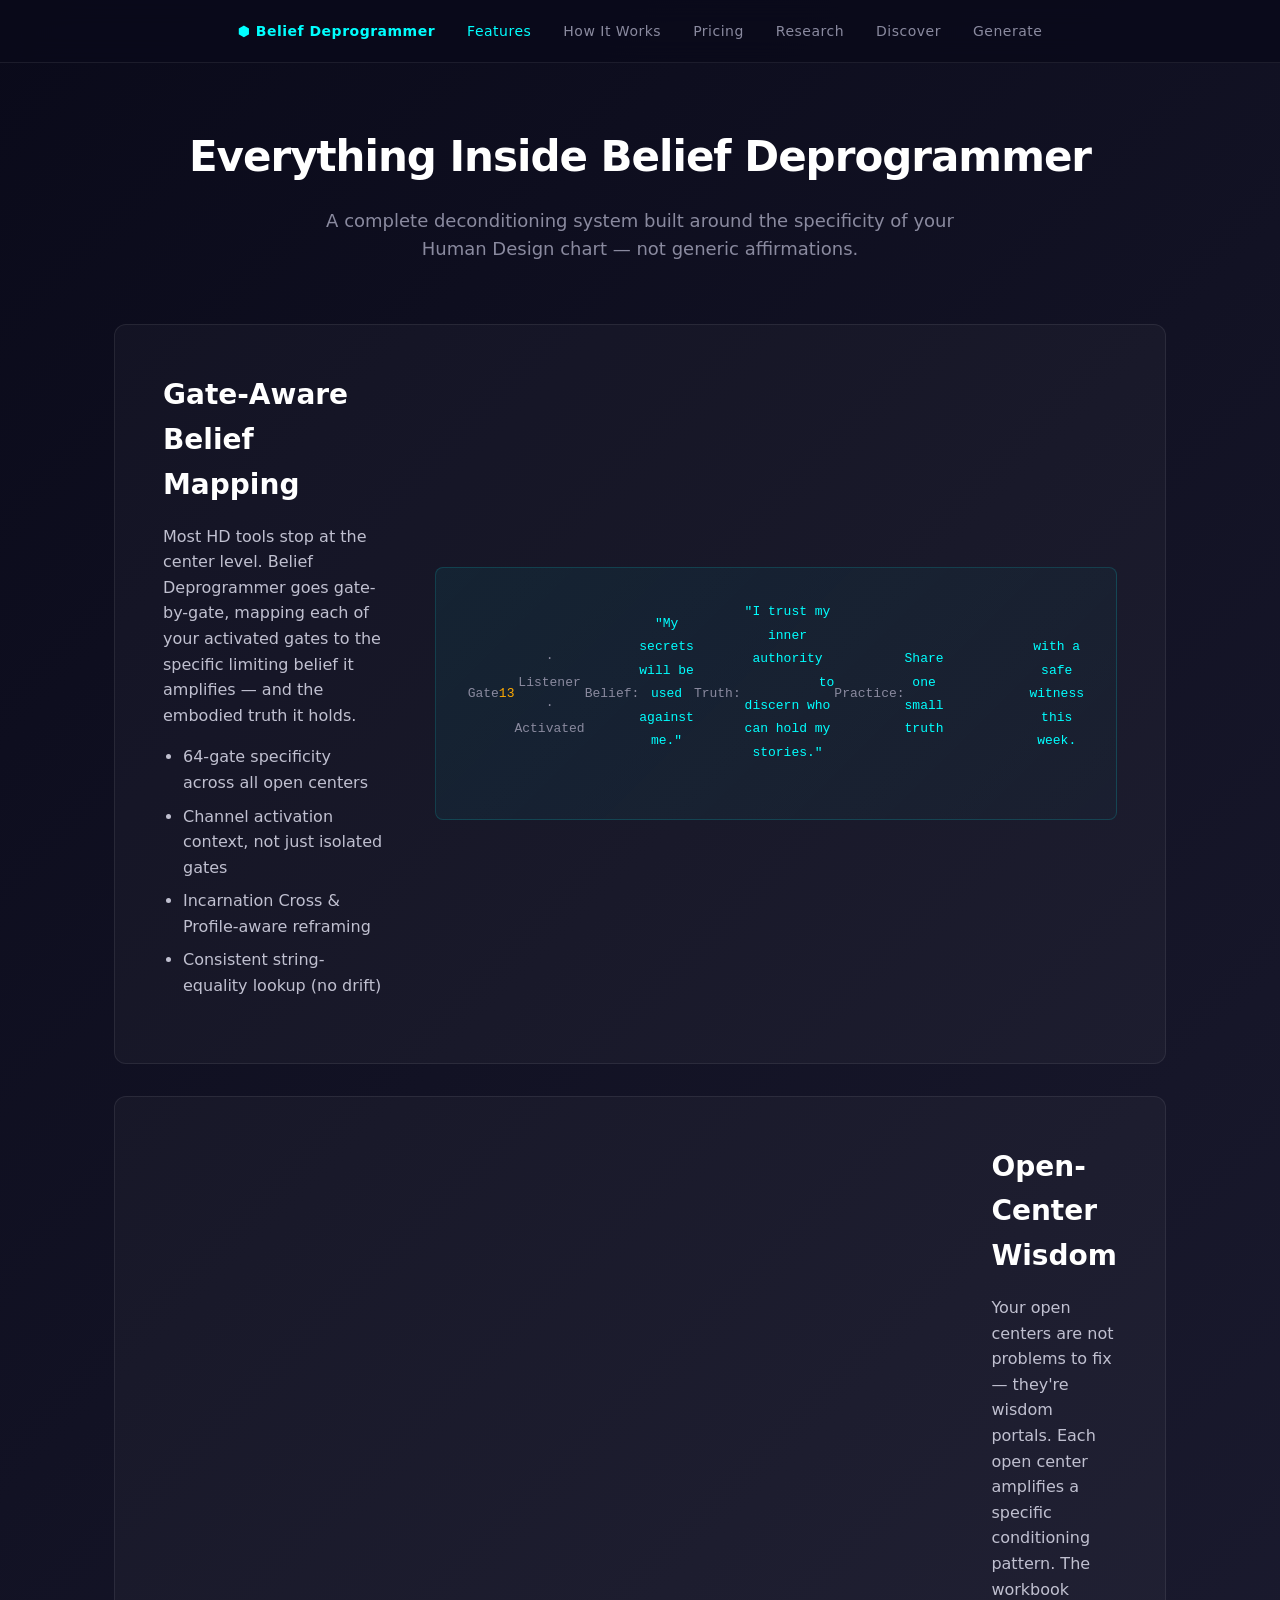
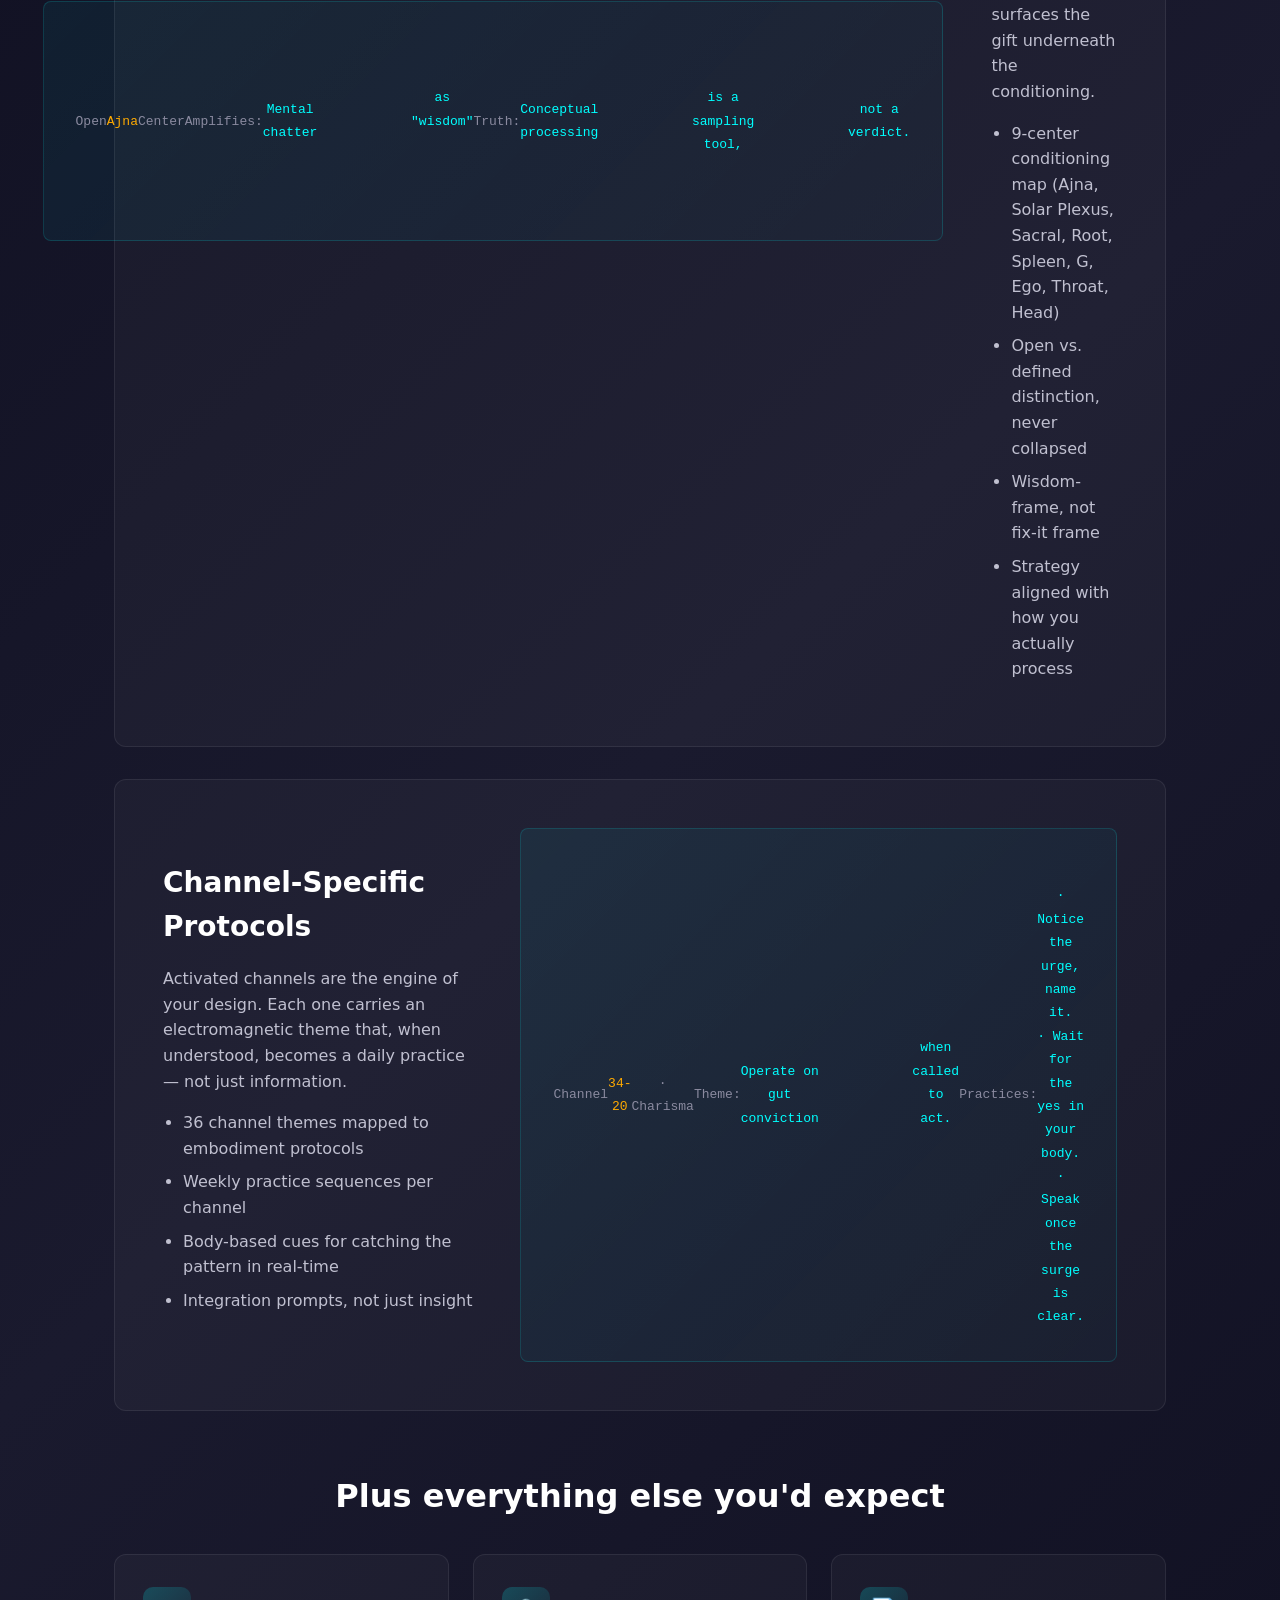
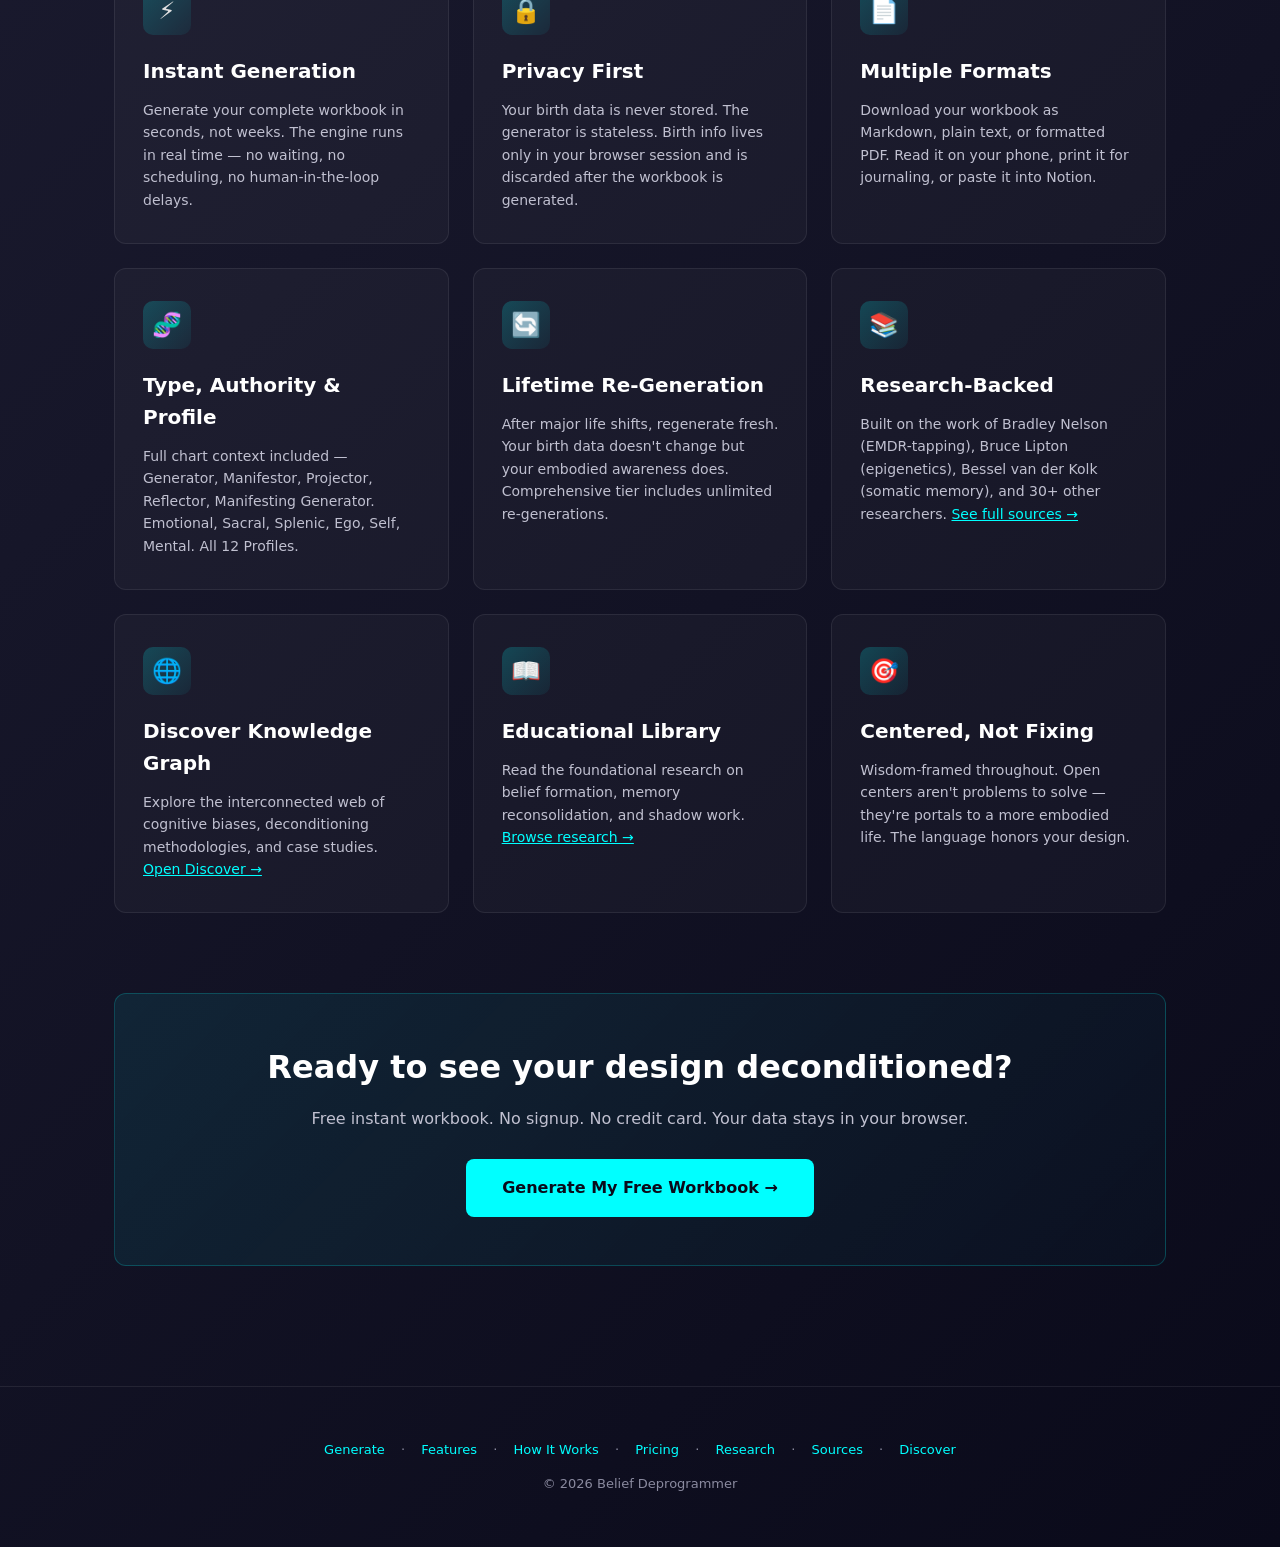
<file: landing/features.html>
<!DOCTYPE html>
<html lang="en">
<head>
<meta charset="UTF-8">
<meta name="viewport" content="width=device-width, initial-scale=1.0">
<title>Features — Belief Deprogrammer | Personalized HD Deconditioning</title>
<meta name="description" content="Discover the features that make Belief Deprogrammer unique: gate-aware belief mapping, open-center analysis, channel activations, and embodiment protocols — all personalized to your Human Design chart.">
<meta name="keywords" content="belief deprogramming features, human design analysis, gate-aware, open centers, bodygraph, shadow work tools">
<meta property="og:title" content="Features — Belief Deprogrammer">
<meta property="og:description" content="Gate-aware belief mapping. Open-center analysis. Channel-specific protocols. All personalized to your chart.">
<meta property="og:type" content="website">
<meta property="og:url" content="https://master.belief-deprogrammer.pages.dev/features.html">
<link rel="canonical" href="https://master.belief-deprogrammer.pages.dev/features.html">
<meta name="twitter:card" content="summary_large_image">
<style>
  * { box-sizing: border-box; }
  body {
    margin: 0; padding: 0;
    background: linear-gradient(135deg, #0a0a1a 0%, #1a1a2e 50%, #0a0a1a 100%);
    color: #e0e0e0;
    font-family: system-ui, -apple-system, sans-serif;
    min-height: 100vh;
    line-height: 1.6;
  }
  nav {
    padding: 20px 32px;
    display: flex; gap: 32px; justify-content: center;
    border-bottom: 1px solid rgba(255,255,255,0.08);
    background: rgba(10,10,26,0.85);
    backdrop-filter: blur(12px);
    position: sticky; top: 0; z-index: 100;
  }
  nav a {
    color: #8a8a9f; text-decoration: none; font-size: 14px;
    font-weight: 500; letter-spacing: 0.5px;
    transition: color 0.2s;
  }
  nav a:hover, nav a.active { color: #00ffff; }
  nav .brand { color: #00ffff; font-weight: 600; }

  .container { max-width: 1100px; margin: 0 auto; padding: 60px 24px; }
  h1 {
    font-size: 42px; font-weight: 700; color: #ffffff;
    text-align: center; margin: 0 0 16px 0; letter-spacing: -1px;
  }
  .subtitle {
    text-align: center; color: #8a8a9f;
    font-size: 18px; max-width: 640px; margin: 0 auto 60px;
  }

  .features-grid {
    display: grid;
    grid-template-columns: repeat(auto-fit, minmax(320px, 1fr));
    gap: 24px;
    margin-bottom: 80px;
  }
  .feature {
    background: rgba(255,255,255,0.03);
    border: 1px solid rgba(255,255,255,0.08);
    border-radius: 12px;
    padding: 32px 28px;
    transition: border-color 0.2s, transform 0.2s;
  }
  .feature:hover { border-color: rgba(0,255,255,0.3); transform: translateY(-2px); }
  .feature-icon {
    width: 48px; height: 48px;
    background: linear-gradient(135deg, rgba(0,255,255,0.2), rgba(0,255,255,0.05));
    border-radius: 10px;
    display: flex; align-items: center; justify-content: center;
    font-size: 24px;
    margin-bottom: 20px;
  }
  .feature h3 {
    color: #ffffff; font-size: 20px; margin: 0 0 12px 0;
  }
  .feature p {
    color: #c0c0d0; font-size: 14px; margin: 0;
  }

  .big-feature {
    background: rgba(255,255,255,0.03);
    border: 1px solid rgba(255,255,255,0.08);
    border-radius: 12px;
    padding: 48px;
    margin-bottom: 32px;
    display: grid;
    grid-template-columns: 1fr 1fr;
    gap: 48px;
    align-items: center;
  }
  .big-feature.reverse { direction: rtl; }
  .big-feature.reverse > * { direction: ltr; }
  .big-feature h2 {
    color: #ffffff; font-size: 28px; margin: 0 0 16px 0;
  }
  .big-feature p {
    color: #c0c0d0; font-size: 16px; margin: 0 0 16px 0;
  }
  .big-feature ul {
    color: #c0c0d0; padding-left: 20px;
  }
  .big-feature li { margin-bottom: 8px; }
  .visual {
    background: linear-gradient(135deg, rgba(0,255,255,0.06), rgba(0,255,255,0.02));
    border: 1px solid rgba(0,255,255,0.15);
    border-radius: 8px;
    padding: 32px;
    font-family: 'JetBrains Mono', monospace;
    font-size: 13px;
    color: #00ffff;
    min-height: 240px;
    display: flex; align-items: center; justify-content: center;
    text-align: center;
    line-height: 1.8;
  }
  .visual .accent { color: #ffaa00; }
  .visual .dim { color: #8a8a9f; }

  .cta-section {
    background: linear-gradient(135deg, rgba(0,255,255,0.08), rgba(0,255,255,0.02));
    border: 1px solid rgba(0,255,255,0.2);
    border-radius: 12px;
    padding: 48px;
    text-align: center;
    margin: 60px 0;
  }
  .cta-section h2 { color: #ffffff; margin: 0 0 12px; font-size: 32px; }
  .cta-section p { color: #c0c0d0; margin: 0 0 28px; font-size: 16px; }
  .cta-btn {
    display: inline-block;
    padding: 16px 36px;
    background: #00ffff; color: #0a0a1a;
    border-radius: 8px;
    font-size: 16px; font-weight: 600;
    text-decoration: none;
    transition: background 0.2s;
  }
  .cta-btn:hover { background: #00dddd; }

  footer {
    text-align: center; padding: 40px 20px;
    border-top: 1px solid rgba(255,255,255,0.08);
    color: #8a8a9f; font-size: 13px;
  }
  footer a { color: #00ffff; text-decoration: none; margin: 0 12px; }

  @media (max-width: 768px) {
    .big-feature { grid-template-columns: 1fr; gap: 24px; padding: 28px; }
    .big-feature.reverse { direction: ltr; }
    h1 { font-size: 32px; }
    nav { gap: 16px; padding: 16px; flex-wrap: wrap; }
    nav a { font-size: 12px; }
  }
</style>
</head>
<body>
<nav>
  <a href="/" class="brand">⬢ Belief Deprogrammer</a>
  <a href="/features.html" class="active">Features</a>
  <a href="/how-it-works.html">How It Works</a>
  <a href="/pricing.html">Pricing</a>
  <a href="/research.html">Research</a>
  <a href="/discover.html">Discover</a>
  <a href="/">Generate</a>
</nav>

<div class="container">
  <h1>Everything Inside Belief Deprogrammer</h1>
  <p class="subtitle">A complete deconditioning system built around the specificity of your Human Design chart — not generic affirmations.</p>

  <!-- Big Features -->
  <div class="big-feature">
    <div>
      <h2>Gate-Aware Belief Mapping</h2>
      <p>Most HD tools stop at the center level. Belief Deprogrammer goes gate-by-gate, mapping each of your activated gates to the specific limiting belief it amplifies — and the embodied truth it holds.</p>
      <ul>
        <li>64-gate specificity across all open centers</li>
        <li>Channel activation context, not just isolated gates</li>
        <li>Incarnation Cross &amp; Profile-aware reframing</li>
        <li>Consistent string-equality lookup (no drift)</li>
      </ul>
    </div>
    <div class="visual">
      <span class="dim">Gate</span> <span class="accent">13</span> <span class="dim">· Listener · Activated</span><br><br>
      <span class="dim">Belief:</span> "My secrets will be used against me."<br><br>
      <span class="dim">Truth:</span> "I trust my inner authority<br>
      &nbsp;&nbsp;&nbsp;&nbsp;&nbsp;&nbsp;&nbsp;&nbsp;&nbsp;&nbsp;to discern who can hold my stories."<br><br>
      <span class="dim">Practice:</span> Share one small truth<br>
      <span class="dim">&nbsp;&nbsp;&nbsp;&nbsp;&nbsp;&nbsp;&nbsp;&nbsp;&nbsp;&nbsp;&nbsp;</span> with a safe witness this week.
    </div>
  </div>

  <div class="big-feature reverse">
    <div>
      <h2>Open-Center Wisdom</h2>
      <p>Your open centers are not problems to fix — they're wisdom portals. Each open center amplifies a specific conditioning pattern. The workbook surfaces the gift underneath the conditioning.</p>
      <ul>
        <li>9-center conditioning map (Ajna, Solar Plexus, Sacral, Root, Spleen, G, Ego, Throat, Head)</li>
        <li>Open vs. defined distinction, never collapsed</li>
        <li>Wisdom-frame, not fix-it frame</li>
        <li>Strategy aligned with how you actually process</li>
      </ul>
    </div>
    <div class="visual">
      <span class="dim">Open</span> <span class="accent">Ajna</span> <span class="dim">Center</span><br><br>
      <span class="dim">Amplifies:</span> Mental chatter<br>
      <span class="dim">&nbsp;&nbsp;&nbsp;&nbsp;&nbsp;&nbsp;&nbsp;&nbsp;&nbsp;&nbsp;&nbsp;&nbsp;</span> as "wisdom"<br><br>
      <span class="dim">Truth:</span> Conceptual processing<br>
      <span class="dim">&nbsp;&nbsp;&nbsp;&nbsp;&nbsp;&nbsp;&nbsp;&nbsp;&nbsp;&nbsp;&nbsp;&nbsp;</span> is a sampling tool,<br>
      <span class="dim">&nbsp;&nbsp;&nbsp;&nbsp;&nbsp;&nbsp;&nbsp;&nbsp;&nbsp;&nbsp;&nbsp;&nbsp;</span> not a verdict.
    </div>
  </div>

  <div class="big-feature">
    <div>
      <h2>Channel-Specific Protocols</h2>
      <p>Activated channels are the engine of your design. Each one carries an electromagnetic theme that, when understood, becomes a daily practice — not just information.</p>
      <ul>
        <li>36 channel themes mapped to embodiment protocols</li>
        <li>Weekly practice sequences per channel</li>
        <li>Body-based cues for catching the pattern in real-time</li>
        <li>Integration prompts, not just insight</li>
      </ul>
    </div>
    <div class="visual">
      <span class="dim">Channel</span> <span class="accent">34-20</span> <span class="dim">· Charisma</span><br><br>
      <span class="dim">Theme:</span> Operate on gut conviction<br>
      <span class="dim">&nbsp;&nbsp;&nbsp;&nbsp;&nbsp;&nbsp;&nbsp;&nbsp;&nbsp;&nbsp;&nbsp;&nbsp;</span> when called to act.<br><br>
      <span class="dim">Practices:</span><br>
      · Notice the urge, name it.<br>
      · Wait for the yes in your body.<br>
      · Speak once the surge is clear.
    </div>
  </div>

  <!-- Features Grid -->
  <h2 style="color:#fff; text-align:center; margin: 60px 0 32px; font-size: 32px;">Plus everything else you'd expect</h2>
  <div class="features-grid">
    <div class="feature">
      <div class="feature-icon">⚡</div>
      <h3>Instant Generation</h3>
      <p>Generate your complete workbook in seconds, not weeks. The engine runs in real time — no waiting, no scheduling, no human-in-the-loop delays.</p>
    </div>
    <div class="feature">
      <div class="feature-icon">🔒</div>
      <h3>Privacy First</h3>
      <p>Your birth data is never stored. The generator is stateless. Birth info lives only in your browser session and is discarded after the workbook is generated.</p>
    </div>
    <div class="feature">
      <div class="feature-icon">📄</div>
      <h3>Multiple Formats</h3>
      <p>Download your workbook as Markdown, plain text, or formatted PDF. Read it on your phone, print it for journaling, or paste it into Notion.</p>
    </div>
    <div class="feature">
      <div class="feature-icon">🧬</div>
      <h3>Type, Authority &amp; Profile</h3>
      <p>Full chart context included — Generator, Manifestor, Projector, Reflector, Manifesting Generator. Emotional, Sacral, Splenic, Ego, Self, Mental. All 12 Profiles.</p>
    </div>
    <div class="feature">
      <div class="feature-icon">🔄</div>
      <h3>Lifetime Re-Generation</h3>
      <p>After major life shifts, regenerate fresh. Your birth data doesn't change but your embodied awareness does. Comprehensive tier includes unlimited re-generations.</p>
    </div>
    <div class="feature">
      <div class="feature-icon">📚</div>
      <h3>Research-Backed</h3>
      <p>Built on the work of Bradley Nelson (EMDR-tapping), Bruce Lipton (epigenetics), Bessel van der Kolk (somatic memory), and 30+ other researchers. <a href="/sources.html" style="color:#00ffff">See full sources →</a></p>
    </div>
    <div class="feature">
      <div class="feature-icon">🌐</div>
      <h3>Discover Knowledge Graph</h3>
      <p>Explore the interconnected web of cognitive biases, deconditioning methodologies, and case studies. <a href="/discover.html" style="color:#00ffff">Open Discover →</a></p>
    </div>
    <div class="feature">
      <div class="feature-icon">📖</div>
      <h3>Educational Library</h3>
      <p>Read the foundational research on belief formation, memory reconsolidation, and shadow work. <a href="/research.html" style="color:#00ffff">Browse research →</a></p>
    </div>
    <div class="feature">
      <div class="feature-icon">🎯</div>
      <h3>Centered, Not Fixing</h3>
      <p>Wisdom-framed throughout. Open centers aren't problems to solve — they're portals to a more embodied life. The language honors your design.</p>
    </div>
  </div>

  <div class="cta-section">
    <h2>Ready to see your design deconditioned?</h2>
    <p>Free instant workbook. No signup. No credit card. Your data stays in your browser.</p>
    <a href="/" class="cta-btn">Generate My Free Workbook →</a>
  </div>
</div>

<footer>
  <p>
    <a href="/">Generate</a> ·
    <a href="/features.html">Features</a> ·
    <a href="/how-it-works.html">How It Works</a> ·
    <a href="/pricing.html">Pricing</a> ·
    <a href="/research.html">Research</a> ·
    <a href="/sources.html">Sources</a> ·
    <a href="/discover.html">Discover</a>
  </p>
  <p>&copy; 2026 Belief Deprogrammer</p>
</footer>

<script>
// JSON-LD: SoftwareApplication schema for SEO
const appSchema = {
  "@context": "https://schema.org",
  "@type": "SoftwareApplication",
  "name": "Belief Deprogrammer",
  "applicationCategory": "HealthApplication",
  "description": "Personalized Human Design gate-aware belief deprogramming workbook generator.",
  "operatingSystem": "Web",
  "offers": {
    "@type": "Offer",
    "price": "0",
    "priceCurrency": "USD"
  },
  "featureList": [
    "Gate-aware belief mapping",
    "Open-center analysis",
    "Channel-specific protocols",
    "Instant generation",
    "Privacy-first stateless design",
    "Multiple download formats",
    "Lifetime re-generation"
  ]
};
const ld = document.createElement('script');
ld.type = 'application/ld+json';
ld.text = JSON.stringify(appSchema);
document.head.appendChild(ld);
</script>
</body>
</html>
</file>
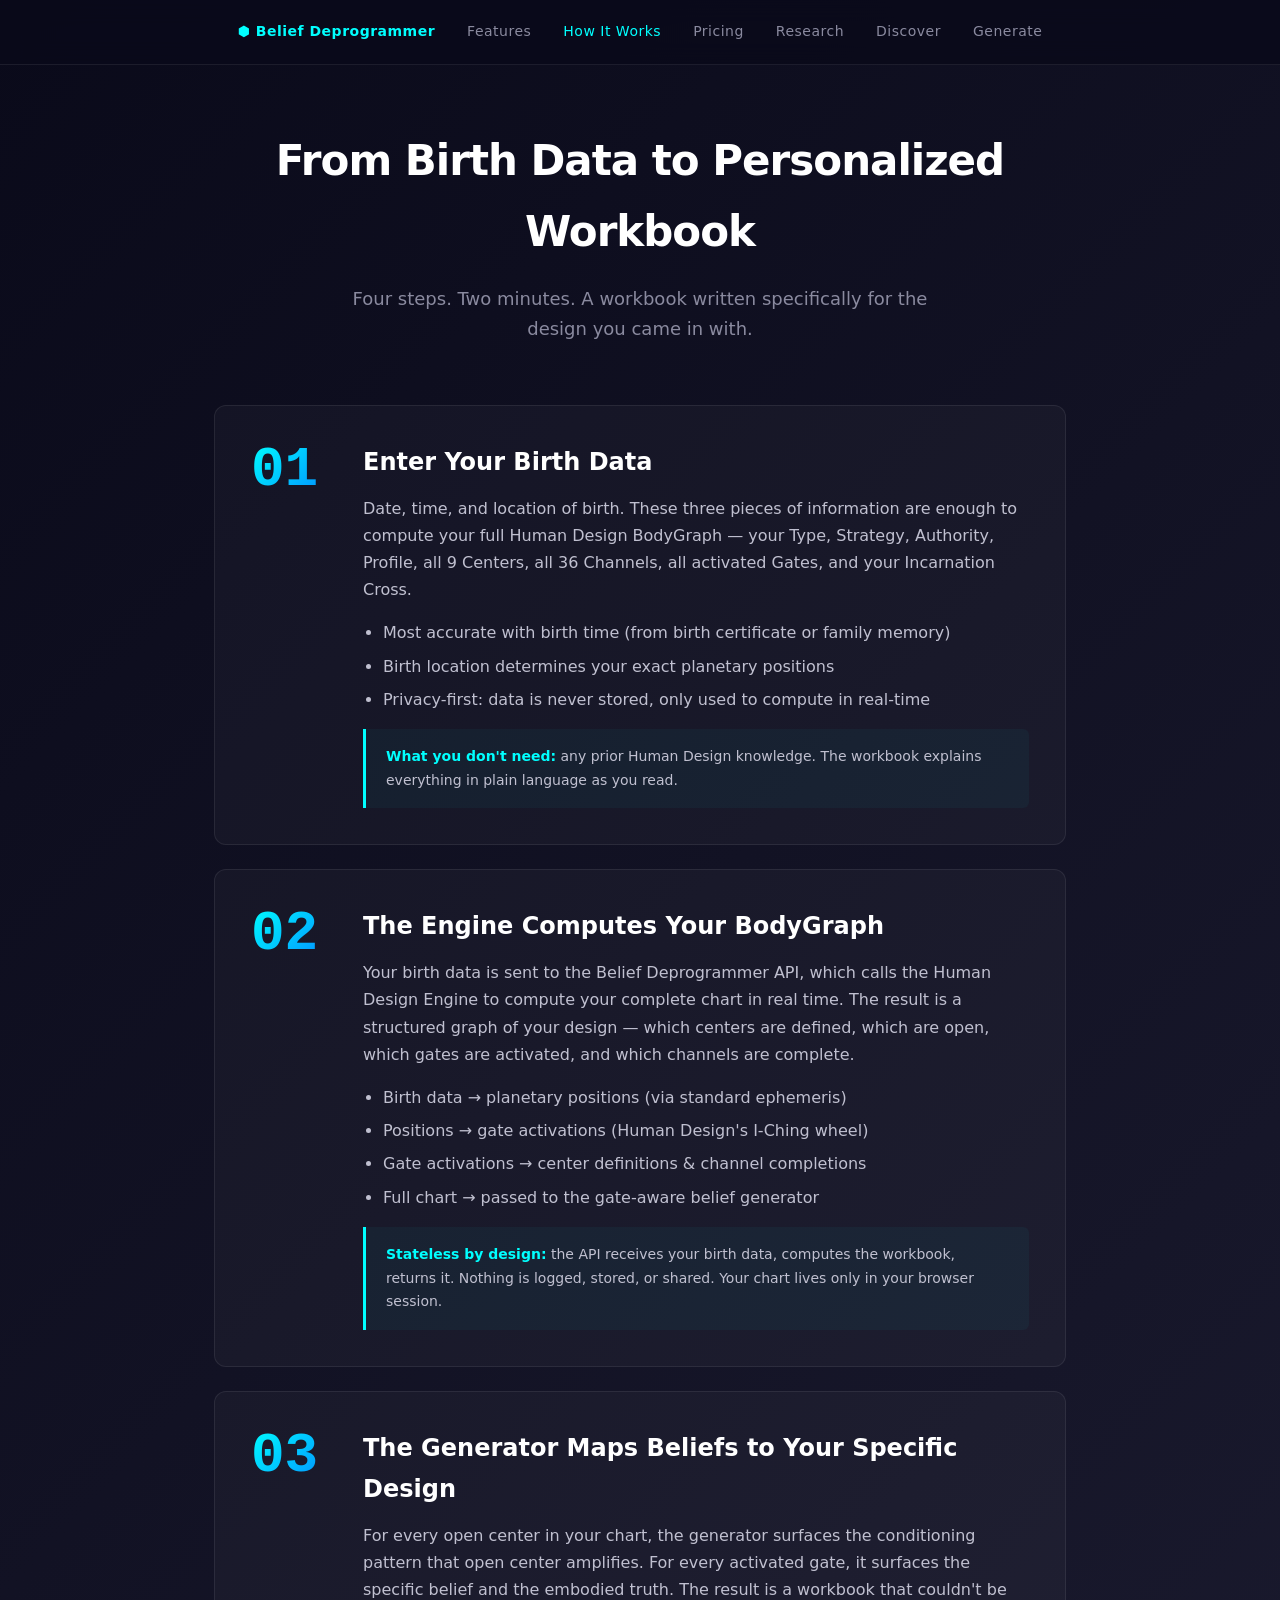
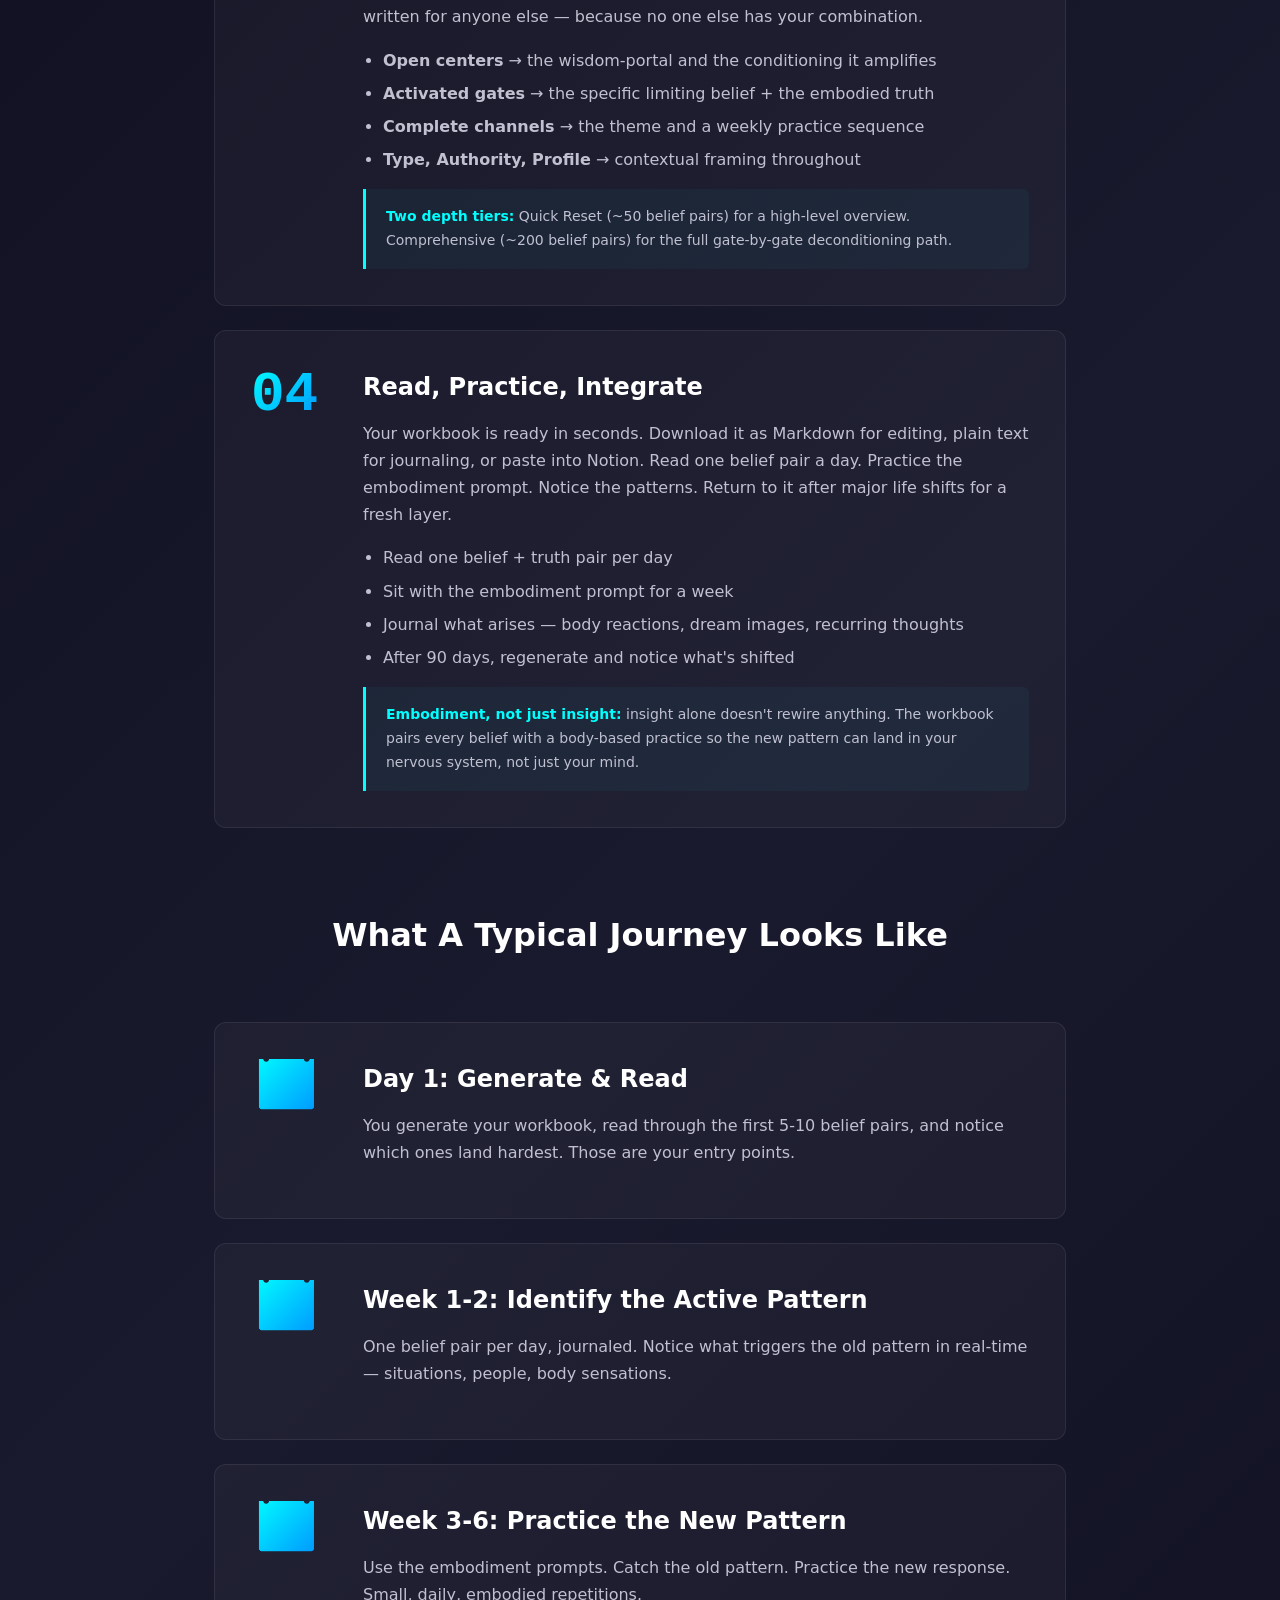
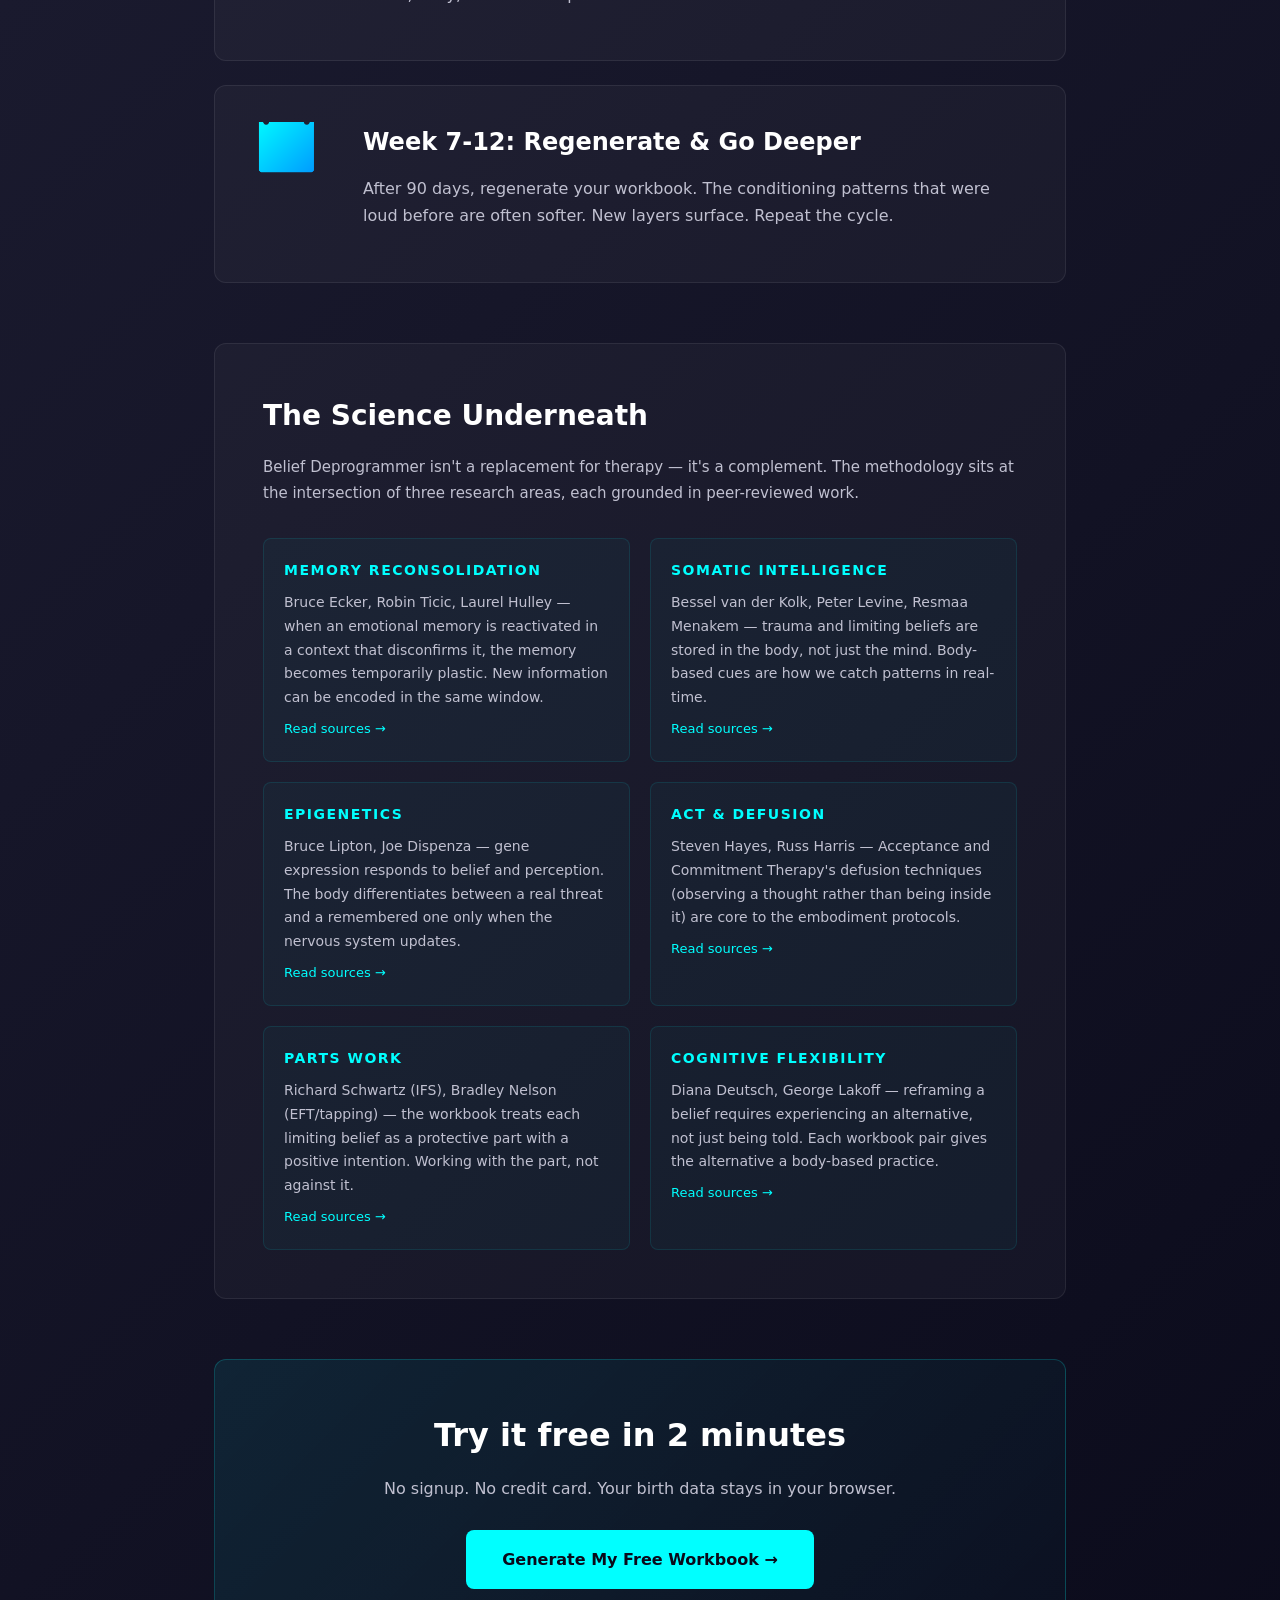
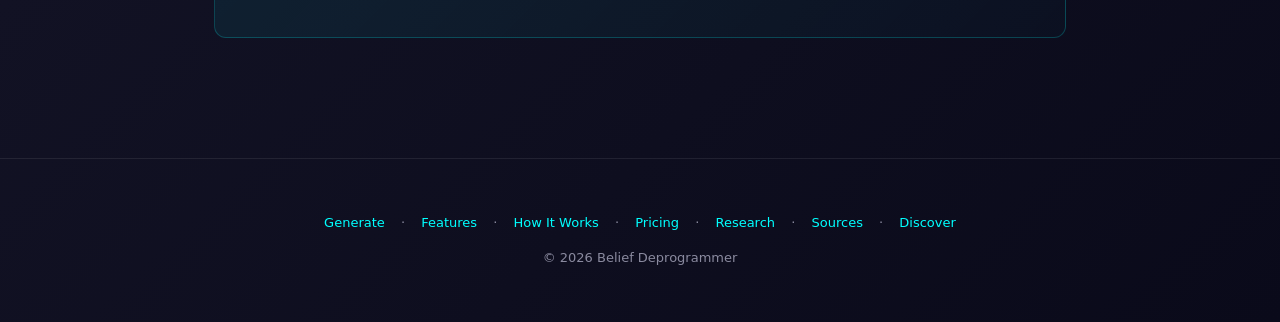
<file: landing/how-it-works.html>
<!DOCTYPE html>
<html lang="en">
<head>
<meta charset="UTF-8">
<meta name="viewport" content="width=device-width, initial-scale=1.0">
<title>How It Works — Belief Deprogrammer</title>
<meta name="description" content="From birth data to personalized deconditioning workbook in 4 steps. Learn how Belief Deprogrammer maps your Human Design chart to specific limiting beliefs and embodiment practices.">
<meta name="keywords" content="how does belief deprogramming work, human design bodygraph, gate mapping, conditioning pattern, embodiment practice">
<meta property="og:title" content="How It Works — Belief Deprogrammer">
<meta property="og:description" content="4 steps from birth data to a personalized deconditioning workbook.">
<meta property="og:type" content="website">
<meta property="og:url" content="https://master.belief-deprogrammer.pages.dev/how-it-works.html">
<link rel="canonical" href="https://master.belief-deprogrammer.pages.dev/how-it-works.html">
<meta name="twitter:card" content="summary_large_image">
<style>
  * { box-sizing: border-box; }
  body {
    margin: 0; padding: 0;
    background: linear-gradient(135deg, #0a0a1a 0%, #1a1a2e 50%, #0a0a1a 100%);
    color: #e0e0e0;
    font-family: system-ui, -apple-system, sans-serif;
    min-height: 100vh;
    line-height: 1.7;
  }
  nav {
    padding: 20px 32px;
    display: flex; gap: 32px; justify-content: center;
    border-bottom: 1px solid rgba(255,255,255,0.08);
    background: rgba(10,10,26,0.85);
    backdrop-filter: blur(12px);
    position: sticky; top: 0; z-index: 100;
  }
  nav a {
    color: #8a8a9f; text-decoration: none; font-size: 14px;
    font-weight: 500; letter-spacing: 0.5px;
    transition: color 0.2s;
  }
  nav a:hover, nav a.active { color: #00ffff; }
  nav .brand { color: #00ffff; font-weight: 600; }

  .container { max-width: 900px; margin: 0 auto; padding: 60px 24px; }
  h1 {
    font-size: 42px; font-weight: 700; color: #ffffff;
    text-align: center; margin: 0 0 16px 0; letter-spacing: -1px;
  }
  .subtitle {
    text-align: center; color: #8a8a9f;
    font-size: 18px; max-width: 640px; margin: 0 auto 60px;
  }

  .step {
    background: rgba(255,255,255,0.03);
    border: 1px solid rgba(255,255,255,0.08);
    border-radius: 12px;
    padding: 36px;
    margin-bottom: 24px;
    display: grid;
    grid-template-columns: 80px 1fr;
    gap: 32px;
    align-items: start;
  }
  .step-num {
    font-size: 56px; font-weight: 700;
    background: linear-gradient(135deg, #00ffff, #0088ff);
    -webkit-background-clip: text;
    -webkit-text-fill-color: transparent;
    background-clip: text;
    line-height: 1;
    font-family: 'JetBrains Mono', monospace;
  }
  .step h2 {
    color: #ffffff; font-size: 24px; margin: 0 0 12px 0;
  }
  .step p {
    color: #c0c0d0; font-size: 16px; margin: 0 0 16px 0;
  }
  .step ul { color: #c0c0d0; padding-left: 20px; }
  .step li { margin-bottom: 6px; }
  .step-detail {
    background: rgba(0,255,255,0.04);
    border-left: 3px solid #00ffff;
    padding: 16px 20px;
    margin-top: 16px;
    border-radius: 0 6px 6px 0;
    font-size: 14px;
    color: #c0c0d0;
  }
  .step-detail strong { color: #00ffff; }

  .timeline {
    text-align: center;
    margin: 80px 0 60px;
  }
  .timeline h2 { color: #ffffff; font-size: 32px; margin-bottom: 16px; }
  .timeline p { color: #c0c0d0; max-width: 640px; margin: 0 auto; }

  .science {
    background: rgba(255,255,255,0.03);
    border: 1px solid rgba(255,255,255,0.08);
    border-radius: 12px;
    padding: 48px;
    margin: 60px 0;
  }
  .science h2 { color: #ffffff; font-size: 28px; margin: 0 0 16px 0; }
  .science p { color: #c0c0d0; font-size: 15px; margin: 0 0 16px 0; }
  .science-grid {
    display: grid;
    grid-template-columns: repeat(auto-fit, minmax(240px, 1fr));
    gap: 20px;
    margin-top: 32px;
  }
  .science-card {
    background: rgba(0,255,255,0.03);
    border: 1px solid rgba(0,255,255,0.1);
    border-radius: 8px;
    padding: 20px;
  }
  .science-card h4 {
    color: #00ffff; font-size: 14px;
    text-transform: uppercase; letter-spacing: 1.5px;
    margin: 0 0 8px 0;
  }
  .science-card p {
    color: #c0c0d0; font-size: 14px; margin: 0;
  }
  .science-card a {
    color: #00ffff; text-decoration: none;
    font-size: 13px; display: inline-block; margin-top: 8px;
  }

  .cta-section {
    background: linear-gradient(135deg, rgba(0,255,255,0.08), rgba(0,255,255,0.02));
    border: 1px solid rgba(0,255,255,0.2);
    border-radius: 12px;
    padding: 48px;
    text-align: center;
    margin: 60px 0;
  }
  .cta-section h2 { color: #ffffff; margin: 0 0 12px; font-size: 32px; }
  .cta-section p { color: #c0c0d0; margin: 0 0 28px; font-size: 16px; }
  .cta-btn {
    display: inline-block;
    padding: 16px 36px;
    background: #00ffff; color: #0a0a1a;
    border-radius: 8px;
    font-size: 16px; font-weight: 600;
    text-decoration: none;
    transition: background 0.2s;
  }
  .cta-btn:hover { background: #00dddd; }

  footer {
    text-align: center; padding: 40px 20px;
    border-top: 1px solid rgba(255,255,255,0.08);
    color: #8a8a9f; font-size: 13px;
  }
  footer a { color: #00ffff; text-decoration: none; margin: 0 12px; }

  @media (max-width: 640px) {
    .step { grid-template-columns: 1fr; gap: 16px; padding: 24px; }
    .step-num { font-size: 42px; }
    h1 { font-size: 32px; }
    nav { gap: 16px; padding: 16px; flex-wrap: wrap; }
    nav a { font-size: 12px; }
  }
</style>
</head>
<body>
<nav>
  <a href="/" class="brand">⬢ Belief Deprogrammer</a>
  <a href="/features.html">Features</a>
  <a href="/how-it-works.html" class="active">How It Works</a>
  <a href="/pricing.html">Pricing</a>
  <a href="/research.html">Research</a>
  <a href="/discover.html">Discover</a>
  <a href="/">Generate</a>
</nav>

<div class="container">
  <h1>From Birth Data to Personalized Workbook</h1>
  <p class="subtitle">Four steps. Two minutes. A workbook written specifically for the design you came in with.</p>

  <!-- STEP 1 -->
  <div class="step">
    <div class="step-num">01</div>
    <div>
      <h2>Enter Your Birth Data</h2>
      <p>Date, time, and location of birth. These three pieces of information are enough to compute your full Human Design BodyGraph — your Type, Strategy, Authority, Profile, all 9 Centers, all 36 Channels, all activated Gates, and your Incarnation Cross.</p>
      <ul>
        <li>Most accurate with birth time (from birth certificate or family memory)</li>
        <li>Birth location determines your exact planetary positions</li>
        <li>Privacy-first: data is never stored, only used to compute in real-time</li>
      </ul>
      <div class="step-detail">
        <strong>What you don't need:</strong> any prior Human Design knowledge. The workbook explains everything in plain language as you read.
      </div>
    </div>
  </div>

  <!-- STEP 2 -->
  <div class="step">
    <div class="step-num">02</div>
    <div>
      <h2>The Engine Computes Your BodyGraph</h2>
      <p>Your birth data is sent to the Belief Deprogrammer API, which calls the Human Design Engine to compute your complete chart in real time. The result is a structured graph of your design — which centers are defined, which are open, which gates are activated, and which channels are complete.</p>
      <ul>
        <li>Birth data → planetary positions (via standard ephemeris)</li>
        <li>Positions → gate activations (Human Design's I-Ching wheel)</li>
        <li>Gate activations → center definitions &amp; channel completions</li>
        <li>Full chart → passed to the gate-aware belief generator</li>
      </ul>
      <div class="step-detail">
        <strong>Stateless by design:</strong> the API receives your birth data, computes the workbook, returns it. Nothing is logged, stored, or shared. Your chart lives only in your browser session.
      </div>
    </div>
  </div>

  <!-- STEP 3 -->
  <div class="step">
    <div class="step-num">03</div>
    <div>
      <h2>The Generator Maps Beliefs to Your Specific Design</h2>
      <p>For every open center in your chart, the generator surfaces the conditioning pattern that open center amplifies. For every activated gate, it surfaces the specific belief and the embodied truth. The result is a workbook that couldn't be written for anyone else — because no one else has your combination.</p>
      <ul>
        <li><strong>Open centers</strong> → the wisdom-portal and the conditioning it amplifies</li>
        <li><strong>Activated gates</strong> → the specific limiting belief + the embodied truth</li>
        <li><strong>Complete channels</strong> → the theme and a weekly practice sequence</li>
        <li><strong>Type, Authority, Profile</strong> → contextual framing throughout</li>
      </ul>
      <div class="step-detail">
        <strong>Two depth tiers:</strong> Quick Reset (~50 belief pairs) for a high-level overview. Comprehensive (~200 belief pairs) for the full gate-by-gate deconditioning path.
      </div>
    </div>
  </div>

  <!-- STEP 4 -->
  <div class="step">
    <div class="step-num">04</div>
    <div>
      <h2>Read, Practice, Integrate</h2>
      <p>Your workbook is ready in seconds. Download it as Markdown for editing, plain text for journaling, or paste into Notion. Read one belief pair a day. Practice the embodiment prompt. Notice the patterns. Return to it after major life shifts for a fresh layer.</p>
      <ul>
        <li>Read one belief + truth pair per day</li>
        <li>Sit with the embodiment prompt for a week</li>
        <li>Journal what arises — body reactions, dream images, recurring thoughts</li>
        <li>After 90 days, regenerate and notice what's shifted</li>
      </ul>
      <div class="step-detail">
        <strong>Embodiment, not just insight:</strong> insight alone doesn't rewire anything. The workbook pairs every belief with a body-based practice so the new pattern can land in your nervous system, not just your mind.
      </div>
    </div>
  </div>

  <!-- TIMELINE -->
  <div class="timeline">
    <h2>What A Typical Journey Looks Like</h2>
  </div>

  <div class="step">
    <div class="step-num">📅</div>
    <div>
      <h2>Day 1: Generate &amp; Read</h2>
      <p>You generate your workbook, read through the first 5-10 belief pairs, and notice which ones land hardest. Those are your entry points.</p>
    </div>
  </div>

  <div class="step">
    <div class="step-num">📅</div>
    <div>
      <h2>Week 1-2: Identify the Active Pattern</h2>
      <p>One belief pair per day, journaled. Notice what triggers the old pattern in real-time — situations, people, body sensations.</p>
    </div>
  </div>

  <div class="step">
    <div class="step-num">📅</div>
    <div>
      <h2>Week 3-6: Practice the New Pattern</h2>
      <p>Use the embodiment prompts. Catch the old pattern. Practice the new response. Small, daily, embodied repetitions.</p>
    </div>
  </div>

  <div class="step">
    <div class="step-num">📅</div>
    <div>
      <h2>Week 7-12: Regenerate &amp; Go Deeper</h2>
      <p>After 90 days, regenerate your workbook. The conditioning patterns that were loud before are often softer. New layers surface. Repeat the cycle.</p>
    </div>
  </div>

  <!-- SCIENCE -->
  <div class="science">
    <h2>The Science Underneath</h2>
    <p>Belief Deprogrammer isn't a replacement for therapy — it's a complement. The methodology sits at the intersection of three research areas, each grounded in peer-reviewed work.</p>

    <div class="science-grid">
      <div class="science-card">
        <h4>Memory Reconsolidation</h4>
        <p>Bruce Ecker, Robin Ticic, Laurel Hulley — when an emotional memory is reactivated in a context that disconfirms it, the memory becomes temporarily plastic. New information can be encoded in the same window.</p>
        <a href="/sources.html#memory-reconsolidation">Read sources →</a>
      </div>
      <div class="science-card">
        <h4>Somatic Intelligence</h4>
        <p>Bessel van der Kolk, Peter Levine, Resmaa Menakem — trauma and limiting beliefs are stored in the body, not just the mind. Body-based cues are how we catch patterns in real-time.</p>
        <a href="/sources.html#somatic">Read sources →</a>
      </div>
      <div class="science-card">
        <h4>Epigenetics</h4>
        <p>Bruce Lipton, Joe Dispenza — gene expression responds to belief and perception. The body differentiates between a real threat and a remembered one only when the nervous system updates.</p>
        <a href="/sources.html#epigenetics">Read sources →</a>
      </div>
      <div class="science-card">
        <h4>ACT &amp; Defusion</h4>
        <p>Steven Hayes, Russ Harris — Acceptance and Commitment Therapy's defusion techniques (observing a thought rather than being inside it) are core to the embodiment protocols.</p>
        <a href="/sources.html#act">Read sources →</a>
      </div>
      <div class="science-card">
        <h4>Parts Work</h4>
        <p>Richard Schwartz (IFS), Bradley Nelson (EFT/tapping) — the workbook treats each limiting belief as a protective part with a positive intention. Working with the part, not against it.</p>
        <a href="/sources.html#parts-work">Read sources →</a>
      </div>
      <div class="science-card">
        <h4>Cognitive Flexibility</h4>
        <p>Diana Deutsch, George Lakoff — reframing a belief requires experiencing an alternative, not just being told. Each workbook pair gives the alternative a body-based practice.</p>
        <a href="/sources.html#cogflex">Read sources →</a>
      </div>
    </div>
  </div>

  <div class="cta-section">
    <h2>Try it free in 2 minutes</h2>
    <p>No signup. No credit card. Your birth data stays in your browser.</p>
    <a href="/" class="cta-btn">Generate My Free Workbook →</a>
  </div>
</div>

<footer>
  <p>
    <a href="/">Generate</a> ·
    <a href="/features.html">Features</a> ·
    <a href="/how-it-works.html">How It Works</a> ·
    <a href="/pricing.html">Pricing</a> ·
    <a href="/research.html">Research</a> ·
    <a href="/sources.html">Sources</a> ·
    <a href="/discover.html">Discover</a>
  </p>
  <p>&copy; 2026 Belief Deprogrammer</p>
</footer>

<script>
// JSON-LD: HowTo schema for SEO
const howtoSchema = {
  "@context": "https://schema.org",
  "@type": "HowTo",
  "name": "How to Generate a Personalized Belief Deprogramming Workbook",
  "description": "Four steps to go from birth data to a personalized deconditioning workbook using Belief Deprogrammer.",
  "step": [
    {
      "@type": "HowToStep",
      "position": 1,
      "name": "Enter your birth data",
      "text": "Provide your date, time, and location of birth."
    },
    {
      "@type": "HowToStep",
      "position": 2,
      "name": "The engine computes your BodyGraph",
      "text": "Your birth data is used to compute your complete Human Design chart in real-time."
    },
    {
      "@type": "HowToStep",
      "position": 3,
      "name": "The generator maps beliefs to your design",
      "text": "Open centers and activated gates are mapped to specific limiting beliefs and embodied truths."
    },
    {
      "@type": "HowToStep",
      "position": 4,
      "name": "Read, practice, integrate",
      "text": "Read one belief pair per day, practice the embodiment prompt, and regenerate after 90 days."
    }
  ],
  "totalTime": "PT2M"
};
const ld = document.createElement('script');
ld.type = 'application/ld+json';
ld.text = JSON.stringify(howtoSchema);
document.head.appendChild(ld);
</script>
</body>
</html>
</file>
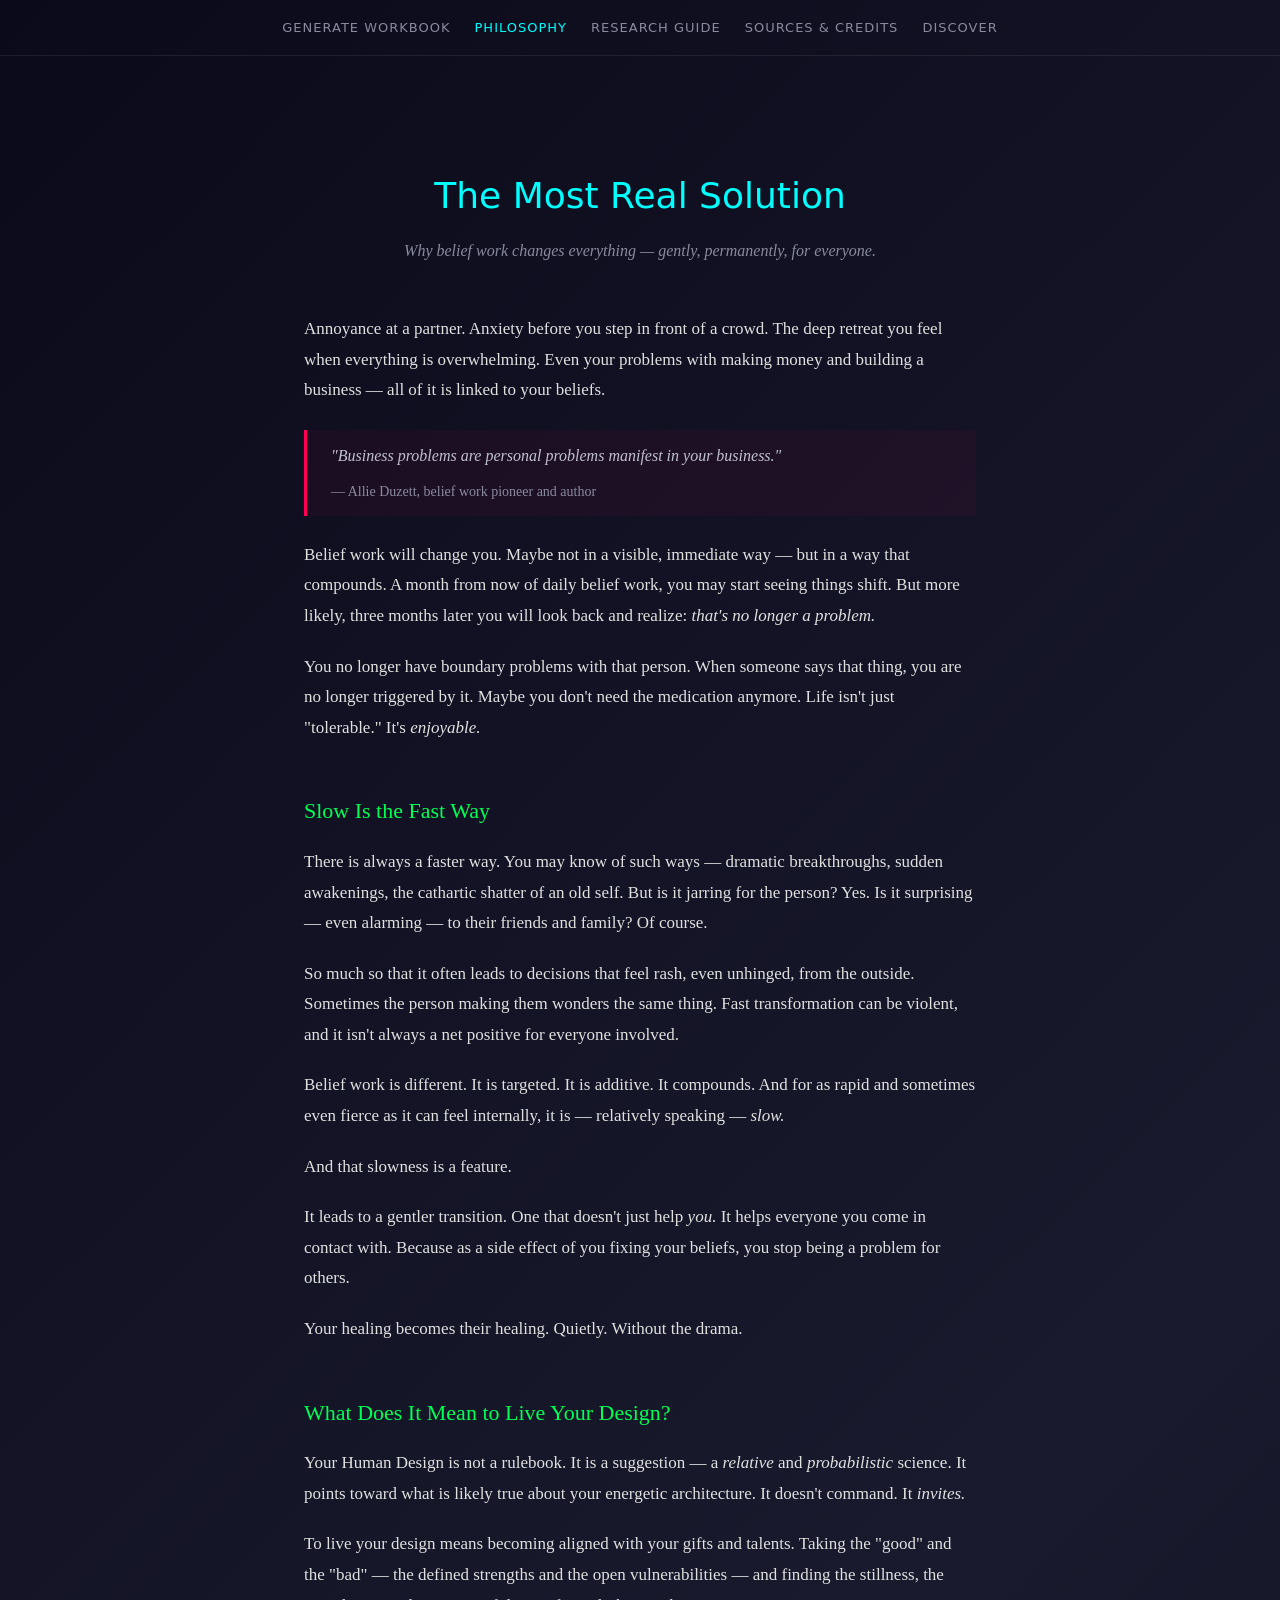
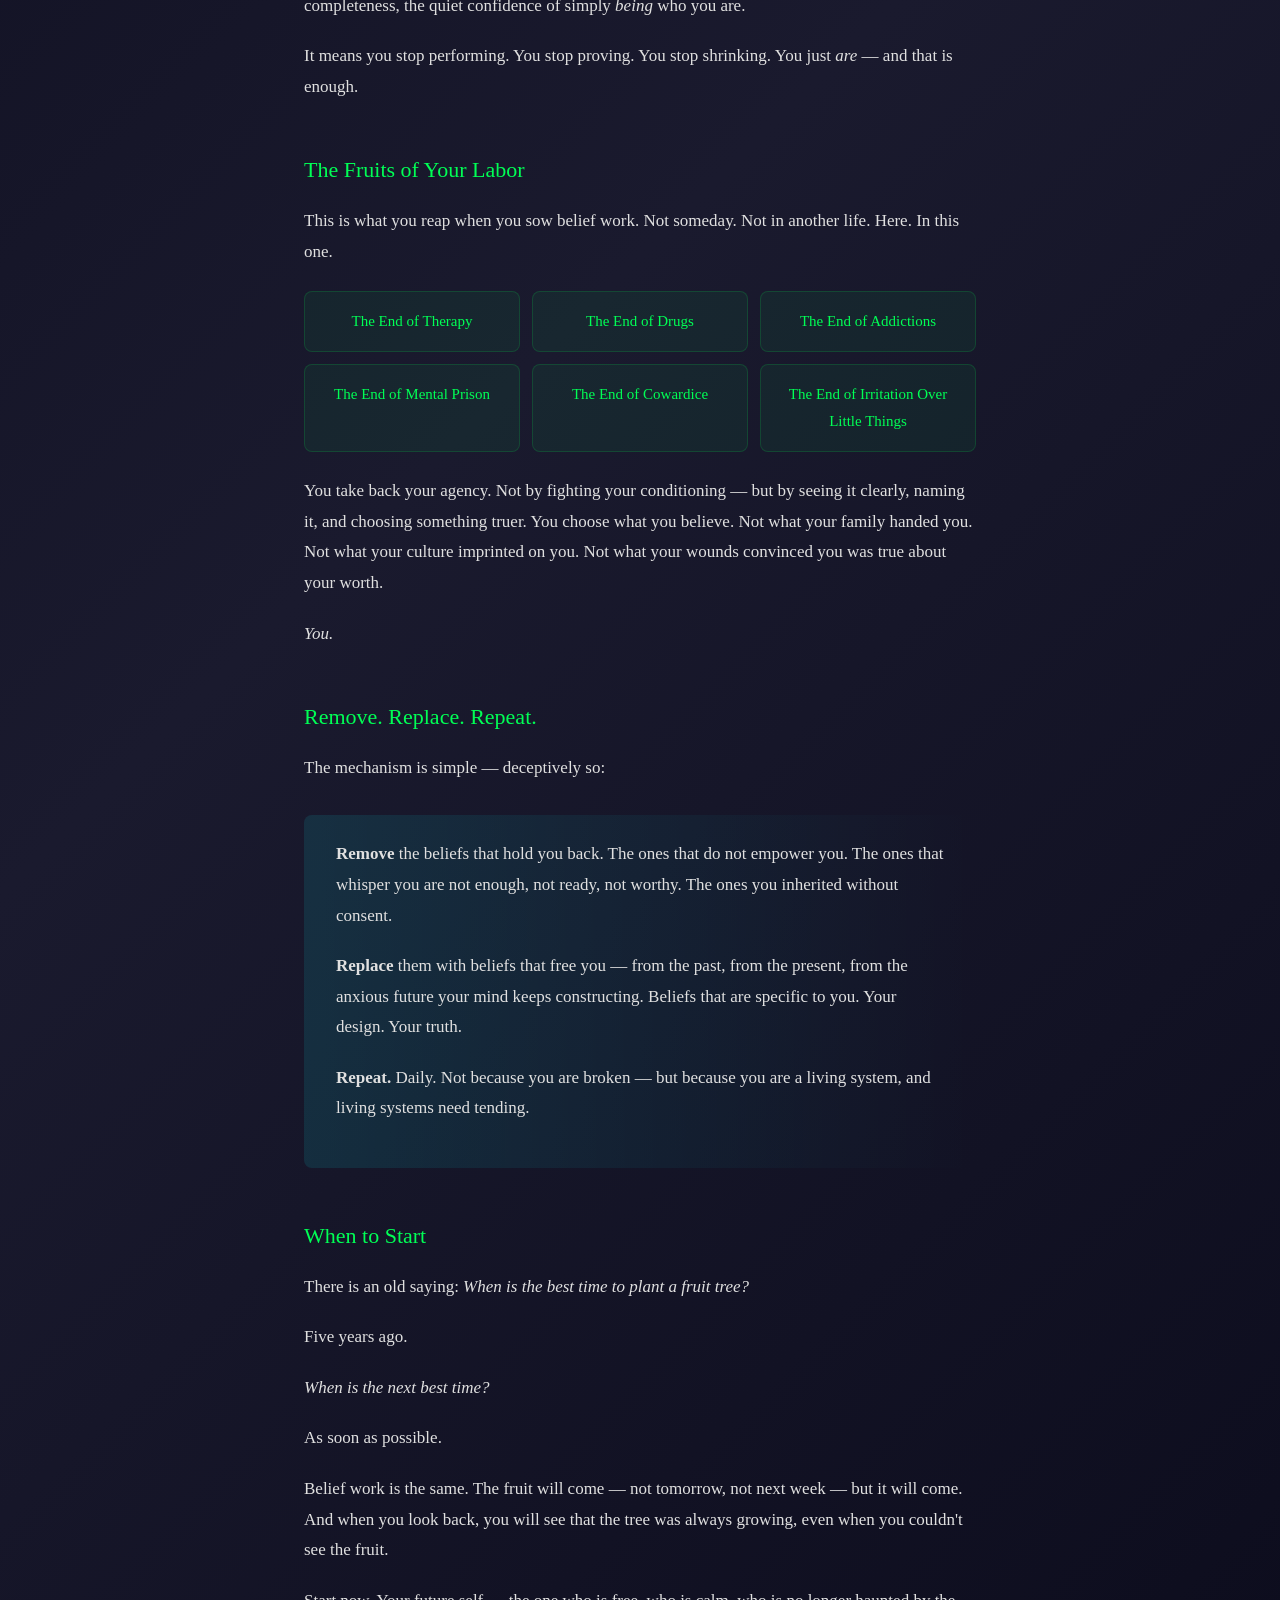
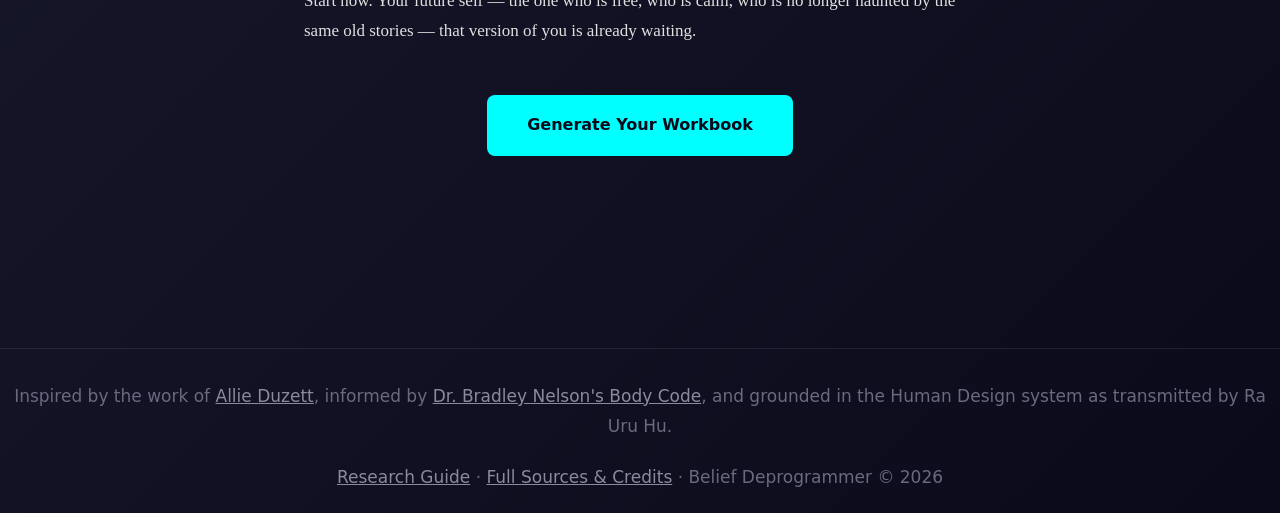
<file: landing/philosophy.html>
<!DOCTYPE html>
<html lang="en">
<head>
<meta charset="UTF-8">
<meta name="viewport" content="width=device-width, initial-scale=1.0">
<title>Philosophy — Belief Deprogrammer</title>
<meta name="description" content="Why belief work is the most real solution to all of life's problems. The philosophy behind the Belief Deprogrammer.">
<meta property="og:title" content="Philosophy — Belief Deprogrammer">
<meta property="og:description" content="Why belief work is the most real solution to all of life's problems. The philosophy behind the Belief Deprogrammer.">
<meta property="og:type" content="article">
<meta property="og:url" content="https://master.belief-deprogrammer.pages.dev/philosophy.html">
<meta name="twitter:card" content="summary_large_image">
<link rel="canonical" href="https://master.belief-deprogrammer.pages.dev/philosophy.html">
<style>
  * { box-sizing: border-box; }
  body {
    margin: 0; padding: 0;
    background: linear-gradient(135deg, #0a0a1a 0%, #1a1a2e 50%, #0a0a1a 100%);
    color: #e0e0e0;
    font-family: Georgia, 'Times New Roman', serif;
    min-height: 100vh; line-height: 1.8;
  }
  .container { max-width: 720px; margin: 0 auto; padding: 60px 24px 80px; }
  nav {
    padding: 16px 24px;
    display: flex; gap: 24px; justify-content: center;
    border-bottom: 1px solid rgba(255,255,255,0.08);
  }
  nav a {
    color: #8a8a9f; text-decoration: none; font-family: system-ui, sans-serif;
    font-size: 13px; text-transform: uppercase; letter-spacing: 1px;
  }
  nav a:hover { color: #00ffff; }
  nav a.active { color: #00ffff; }

  h1 {
    font-size: 36px; font-weight: 400; color: #00ffff;
    text-align: center; margin: 48px 0 8px;
    font-family: system-ui, sans-serif;
  }
  .subtitle {
    text-align: center; color: #8a8a9f; font-size: 16px;
    margin-bottom: 48px; font-style: italic;
  }
  h2 {
    font-size: 22px; color: #00ff55; margin: 48px 0 16px;
    font-weight: 400;
  }
  h3 {
    font-size: 18px; color: #ffaa00; margin: 32px 0 12px;
    font-weight: 400;
  }
  p { margin: 0 0 20px; font-size: 17px; }
  blockquote {
    border-left: 3px solid #ff0055; margin: 24px 0;
    padding: 12px 24px; color: #c0c0d0; font-style: italic;
    background: rgba(255,0,85,0.05);
  }
  blockquote cite {
    display: block; margin-top: 8px; font-size: 14px;
    color: #8a8a9f; font-style: normal;
  }
  .highlight {
    background: linear-gradient(90deg, rgba(0,255,255,0.1), transparent);
    padding: 24px 32px; border-radius: 8px;
    margin: 32px 0;
  }
  .fruits {
    display: grid; grid-template-columns: repeat(auto-fit, minmax(180px, 1fr));
    gap: 12px; margin: 24px 0;
  }
  .fruit {
    background: rgba(0,255,85,0.06); border: 1px solid rgba(0,255,85,0.15);
    padding: 16px 20px; border-radius: 8px; text-align: center;
    font-size: 15px; color: #00ff55;
  }
  .cta {
    text-align: center; margin: 48px 0;
  }
  .cta a {
    display: inline-block; padding: 16px 40px;
    background: #00ffff; color: #0a0a1a; text-decoration: none;
    border-radius: 8px; font-size: 16px; font-weight: 600;
    font-family: system-ui, sans-serif;
  }
  .cta a:hover { background: #00dddd; }
  footer {
    margin-top: 64px; padding-top: 32px;
    border-top: 1px solid rgba(255,255,255,0.08);
    text-align: center; font-size: 13px; color: #6a6a7f;
    font-family: system-ui, sans-serif;
  }
  footer a { color: #8a8a9f; }

  @media (max-width: 600px) {
    h1 { font-size: 26px; }
    p { font-size: 15px; }
  }
</style>
</head>
<body>

<nav>
  <a href="index.html">Generate Workbook</a>
  <a href="philosophy.html" class="active">Philosophy</a>
  <a href="research.html">Research Guide</a>
  <a href="sources.html">Sources & Credits</a>
  <a href="discover.html">Discover</a>
</nav>

<div class="container">

<h1>The Most Real Solution</h1>
<p class="subtitle">Why belief work changes everything — gently, permanently, for everyone.</p>

<p>Annoyance at a partner. Anxiety before you step in front of a crowd. The deep retreat you feel when everything is overwhelming. Even your problems with making money and building a business — all of it is linked to your beliefs.</p>

<blockquote>
  "Business problems are personal problems manifest in your business."
  <cite>— Allie Duzett, belief work pioneer and author</cite>
</blockquote>

<p>Belief work will change you. Maybe not in a visible, immediate way — but in a way that compounds. A month from now of daily belief work, you may start seeing things shift. But more likely, three months later you will look back and realize: <em>that's no longer a problem.</em></p>

<p>You no longer have boundary problems with that person. When someone says that thing, you are no longer triggered by it. Maybe you don't need the medication anymore. Life isn't just "tolerable." It's <em>enjoyable.</em></p>

<h2>Slow Is the Fast Way</h2>

<p>There is always a faster way. You may know of such ways — dramatic breakthroughs, sudden awakenings, the cathartic shatter of an old self. But is it jarring for the person? Yes. Is it surprising — even alarming — to their friends and family? Of course.</p>

<p>So much so that it often leads to decisions that feel rash, even unhinged, from the outside. Sometimes the person making them wonders the same thing. Fast transformation can be violent, and it isn't always a net positive for everyone involved.</p>

<p>Belief work is different. It is targeted. It is additive. It compounds. And for as rapid and sometimes even fierce as it can feel internally, it is — relatively speaking — <em>slow.</em></p>

<p>And that slowness is a feature.</p>

<p>It leads to a gentler transition. One that doesn't just help <em>you.</em> It helps everyone you come in contact with. Because as a side effect of you fixing your beliefs, you stop being a problem for others.</p>

<p>Your healing becomes their healing. Quietly. Without the drama.</p>

<h2>What Does It Mean to Live Your Design?</h2>

<p>Your Human Design is not a rulebook. It is a suggestion — a <em>relative</em> and <em>probabilistic</em> science. It points toward what is likely true about your energetic architecture. It doesn't command. It <em>invites.</em></p>

<p>To live your design means becoming aligned with your gifts and talents. Taking the "good" and the "bad" — the defined strengths and the open vulnerabilities — and finding the stillness, the completeness, the quiet confidence of simply <em>being</em> who you are.</p>

<p>It means you stop performing. You stop proving. You stop shrinking. You just <em>are</em> — and that is enough.</p>

<h2>The Fruits of Your Labor</h2>

<p>This is what you reap when you sow belief work. Not someday. Not in another life. Here. In this one.</p>

<div class="fruits">
  <div class="fruit">The End of Therapy</div>
  <div class="fruit">The End of Drugs</div>
  <div class="fruit">The End of Addictions</div>
  <div class="fruit">The End of Mental Prison</div>
  <div class="fruit">The End of Cowardice</div>
  <div class="fruit">The End of Irritation Over Little Things</div>
</div>

<p>You take back your agency. Not by fighting your conditioning — but by seeing it clearly, naming it, and choosing something truer. You choose what you believe. Not what your family handed you. Not what your culture imprinted on you. Not what your wounds convinced you was true about your worth.</p>

<p><em>You.</em></p>

<h2>Remove. Replace. Repeat.</h2>

<p>The mechanism is simple — deceptively so:</p>

<div class="highlight">
  <p><strong>Remove</strong> the beliefs that hold you back. The ones that do not empower you. The ones that whisper you are not enough, not ready, not worthy. The ones you inherited without consent.</p>
  <p><strong>Replace</strong> them with beliefs that free you — from the past, from the present, from the anxious future your mind keeps constructing. Beliefs that are specific to you. Your design. Your truth.</p>
  <p><strong>Repeat.</strong> Daily. Not because you are broken — but because you are a living system, and living systems need tending.</p>
</div>

<h2>When to Start</h2>

<p>There is an old saying: <em>When is the best time to plant a fruit tree?</em></p>

<p>Five years ago.</p>

<p><em>When is the next best time?</em></p>

<p>As soon as possible.</p>

<p>Belief work is the same. The fruit will come — not tomorrow, not next week — but it will come. And when you look back, you will see that the tree was always growing, even when you couldn't see the fruit.</p>

<p>Start now. Your future self — the one who is free, who is calm, who is no longer haunted by the same old stories — that version of you is already waiting.</p>

<div class="cta">
  <a href="index.html">Generate Your Workbook</a>
</div>

</div>

<footer>
  <p>
    Inspired by the work of <a href="https://www.allieduzett.com" target="_blank" rel="noopener">Allie Duzett</a>,
    informed by <a href="https://discoverhealing.com" target="_blank" rel="noopener">Dr. Bradley Nelson's Body Code</a>,
    and grounded in the Human Design system as transmitted by Ra Uru Hu.
  </p>
  <p>
    <a href="research.html">Research Guide</a> ·
    <a href="sources.html">Full Sources & Credits</a> ·
    Belief Deprogrammer © 2026
  </p>
</footer>

</body>
</html>
</file>
